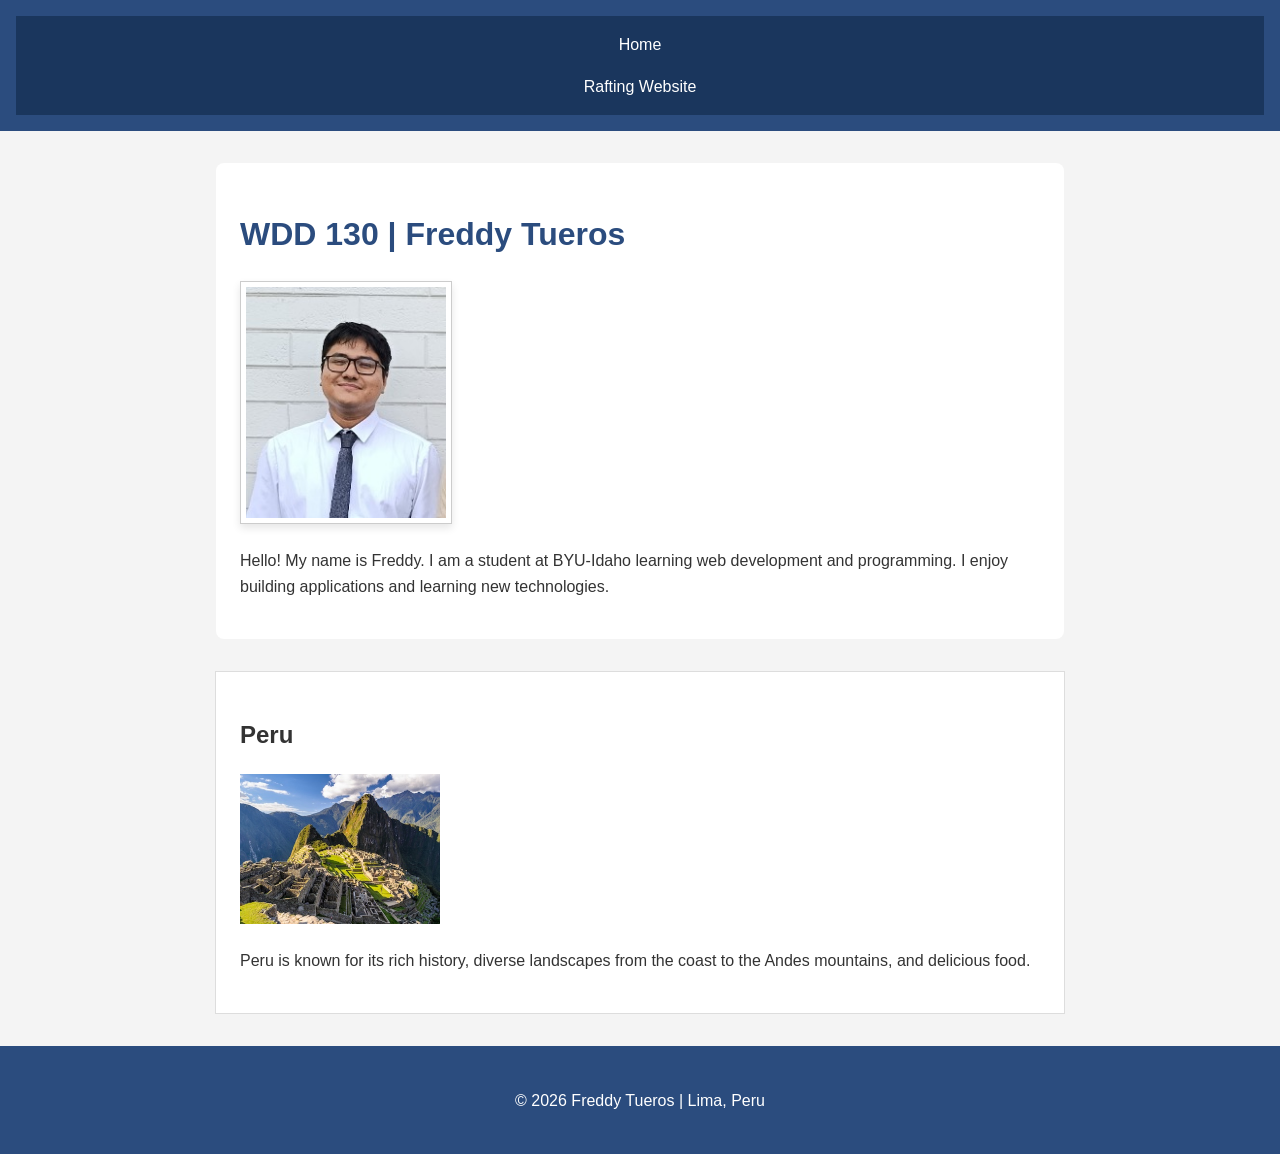
<file: index.html>
<!DOCTYPE html>
<html lang="en">

<head>
    <meta charset="UTF-8">
    <meta name="viewport" content="width=device-width, initial-scale=1.0">
    <meta name="description"
      content="WDD 130 home page enhancement project by Freddy Tueros featuring personal background and course information.">
    <meta name="author" content="Freddy Tueros">
    <title>WDD 130 | Freddy Tueros</title>
    <link rel="stylesheet" href="styles/styles.css">
</head>

<body>
    <header>
        <nav>
            <a href="#">Home</a>
            <a href="wwr/">Rafting Website</a>
        </nav>
    </header>

    <main>
        <h1>WDD 130 | Freddy Tueros</h1>
        <img src="images/profile.jpg" alt="Freddy Tueros profile picture">
        <p>Hello! My name is Freddy. I am a student at BYU-Idaho learning web development and
            programming. I enjoy building applications and learning new technologies.</p>
    </main>

    <aside>
        <h2>Peru</h2>
        <img src="images/machupichu.jpg" alt="machu picchu landscape in Peru">
        <p>Peru is known for its rich history, diverse landscapes from the coast to the Andes
            mountains, and delicious food.</p>
    </aside>

    <footer>
        <p>&copy; 2026 Freddy Tueros | Lima, Peru</p>
    </footer>
</body>

</html>
</file>
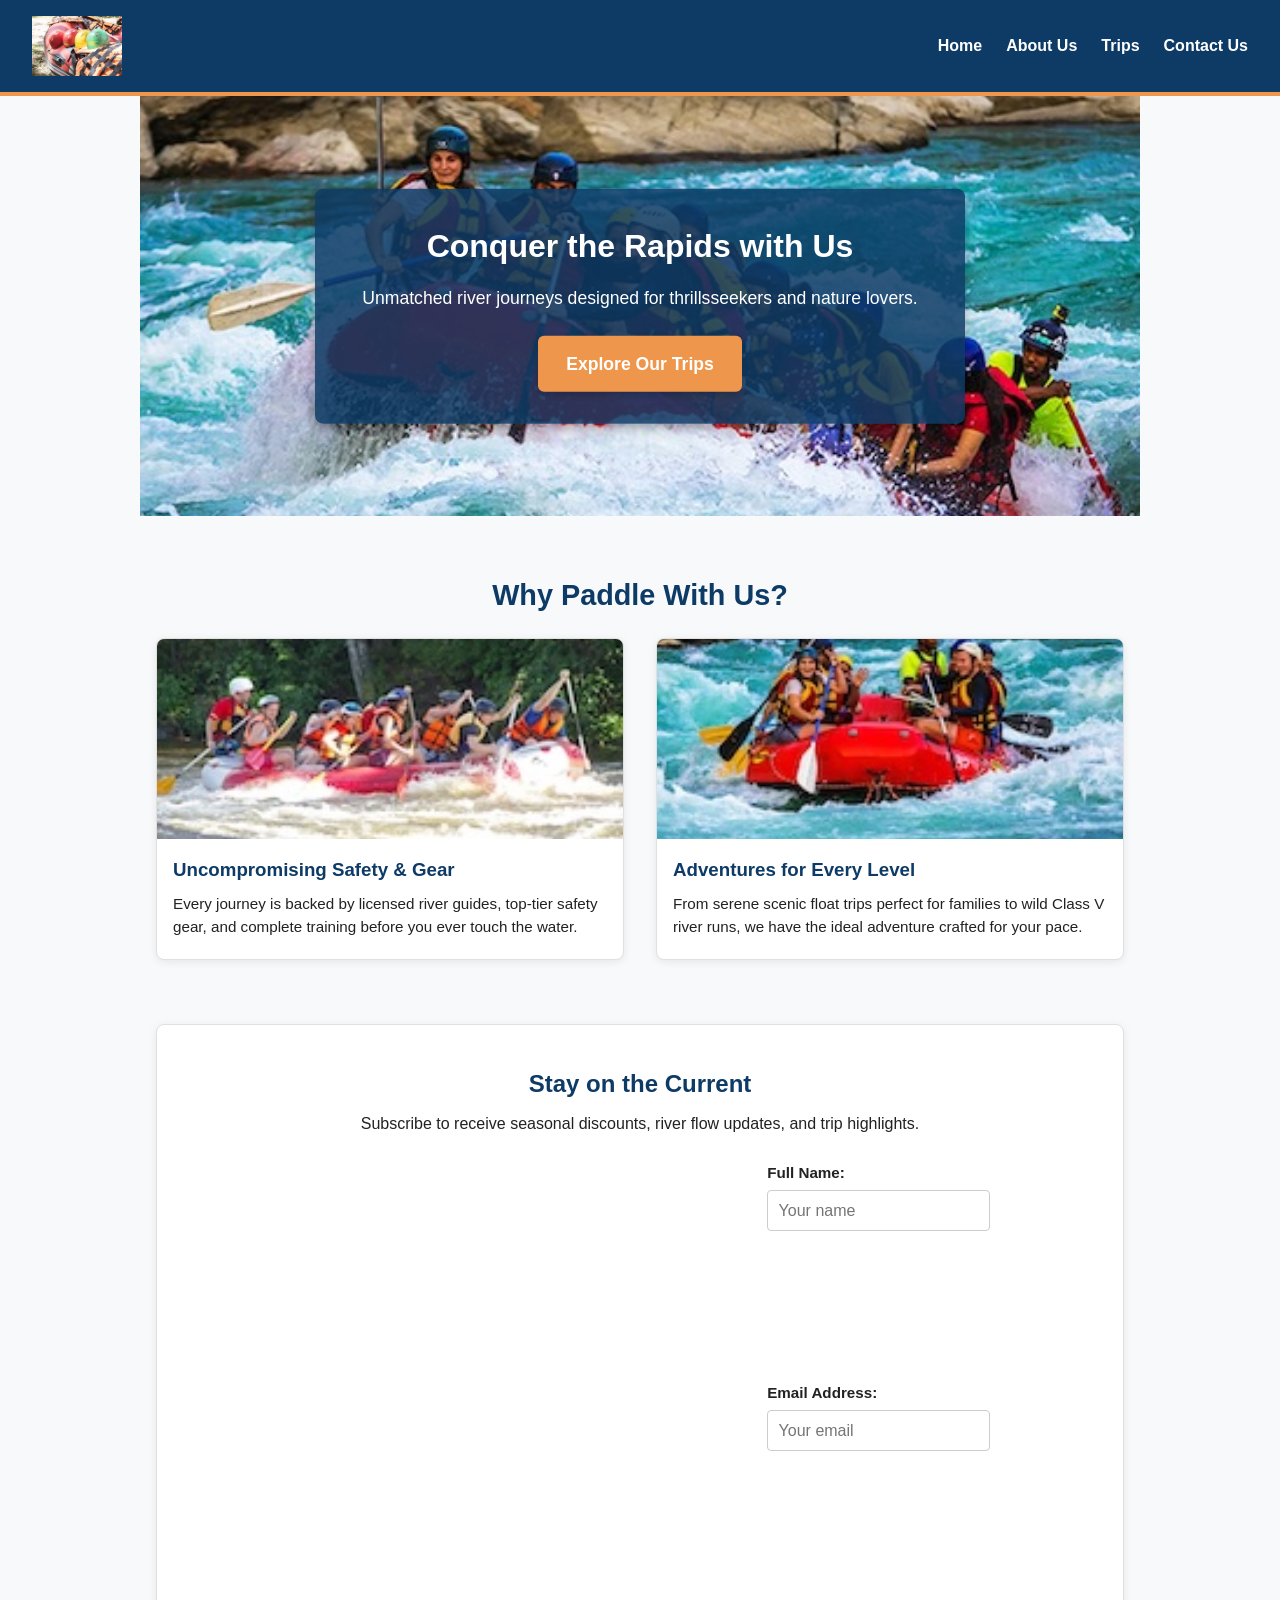
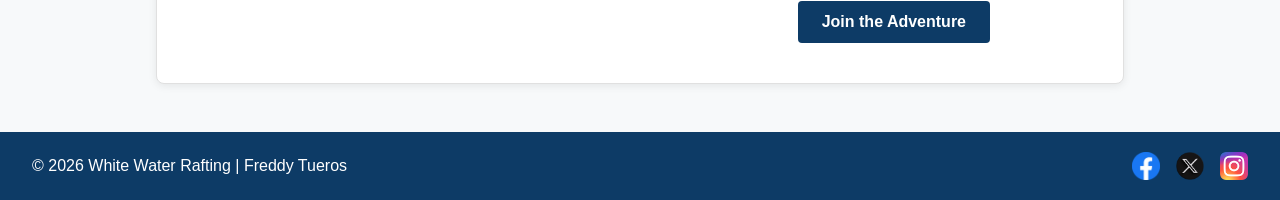
<file: wwr/index.html>
<!DOCTYPE html>
<html lang="en-US">
<head>
  <meta charset="utf-8">
  <meta name="viewport" content="width=device-width, initial-scale=1.0">
  <title>Home | White water Rafting</title>
  <meta name="description" content="Experience thrilling river adventures with White Water Rafting. Explore trips, read offerings, and subscribe to our newsletter.">
  <meta name="author" content="Freddy Tueros">
  <link rel="stylesheet" href="styles/rafting.css">
</head>
<body>
  <header>
    <img src="images/logo.jpg" alt="Rafting Company Logo" class="logo">
    <nav>
      <a href="index.html">Home</a>
      <a href="about.html">About Us</a>
      <a href="trips.html">Trips</a>
      <a href="contact.html">Contact Us</a>
    </nav>
  </header>

  <main>

    <div class="hero-home">
      <img src="images/hero.jpg" alt="Rafting expedition plunging into whitewater waves">
      <div class="hero-content">
        <h1>Conquer the Rapids with Us</h1>
        <p>Unmatched river journeys designed for thrillsseekers and nature lovers.</p>
        <a href="trips.html" class="cta-button">Explore Our Trips</a>
      </div>
    </div>

    <section class="home-grid-section">
      <h2 class="section-title">Why Paddle With Us?</h2>
      <div class="home-grid">
        <article class="grid-card">
          <img src="images/adventure2.jpg" alt="Guide paddling forcefully through rapids">
          <h3>Uncompromising Safety & Gear</h3>
          <p>Every journey is backed by licensed river guides, top-tier safety gear, and complete training before you ever touch the water.</p>
        </article>

        <article class="grid-card">
          <img src="images/adventure3.jpg" alt="Rafting group cheering with paddles raised">
          <h3>Adventures for Every Level</h3>
          <p>From serene scenic float trips perfect for families to wild Class V river runs, we have the ideal adventure crafted for your pace.</p>
        </article>
      </div>
    </section>

    <section class="newsletter-section">
      <h2>Stay on the Current</h2>
      <p>Subscribe to receive seasonal discounts, river flow updates, and trip highlights.</p>
      <form action="#" method="post" class="newsletter-form">
        <div class="form-group">
          <label for="subscriber-name">Full Name:</label>
          <input type="text" id="subscriber-name" name="subscriber-name" placeholder="Your name" required>
        </div>

        <div class="form-group">
          <label for="subscriber-email">Email Address:</label>
          <input type="email" id="subscriber-email" name="subscriber-email" placeholder="Your email" required>
        </div>

        <button type="submit" class="newsletter-btn">Join the Adventure</button>
      </form>
    </section>
  </main>

  <footer>
    <p>© 2026 White Water Rafting | Freddy Tueros</p>
    <nav class="socialmedia">
      <a href="https://facebook.com" target="_blank"><img src="images/facebook.png" alt="Facebook icon"></a>
      <a href="https://twitter.com" target="_blank"><img src="images/twitter.png" alt="Twitter icon"></a>
      <a href="https://instagram.com" target="_blank"><img src="images/instagram.png" alt="Instagram icon"></a>
    </nav>
  </footer>
</body>
</html>
</file>
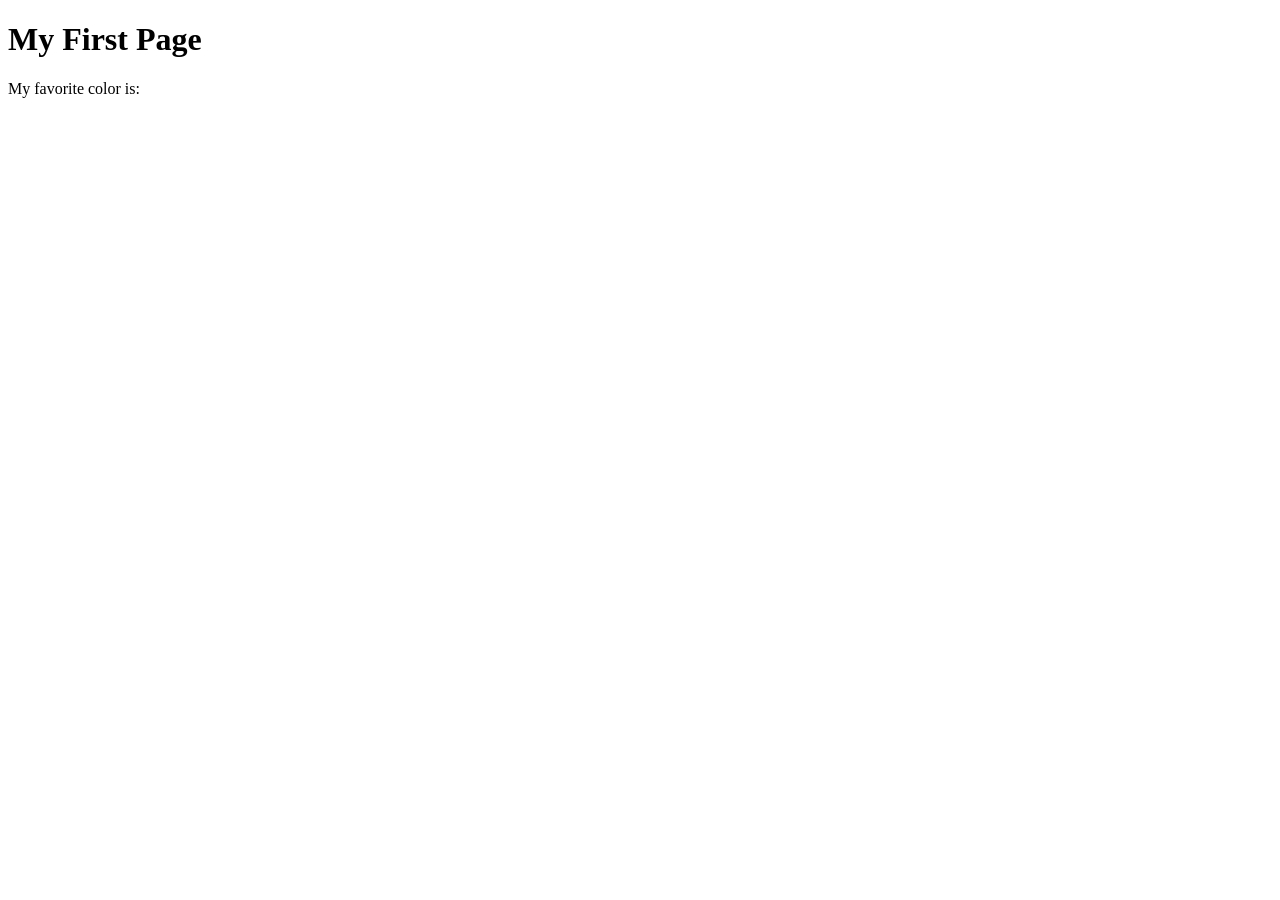
<file: week01/first-page.html>
<!DOCTYPE html>
<html lang="en">
<head>
    <meta charset="UTF-8">
    <meta name="viewport" content="width=device-width, initial-scale=1.0">
    <title>My First Page</title>
</head>
<body>
    <h1>My First Page</h1>
    <p>My favorite color is: </p>
</body>
</html>
</file>
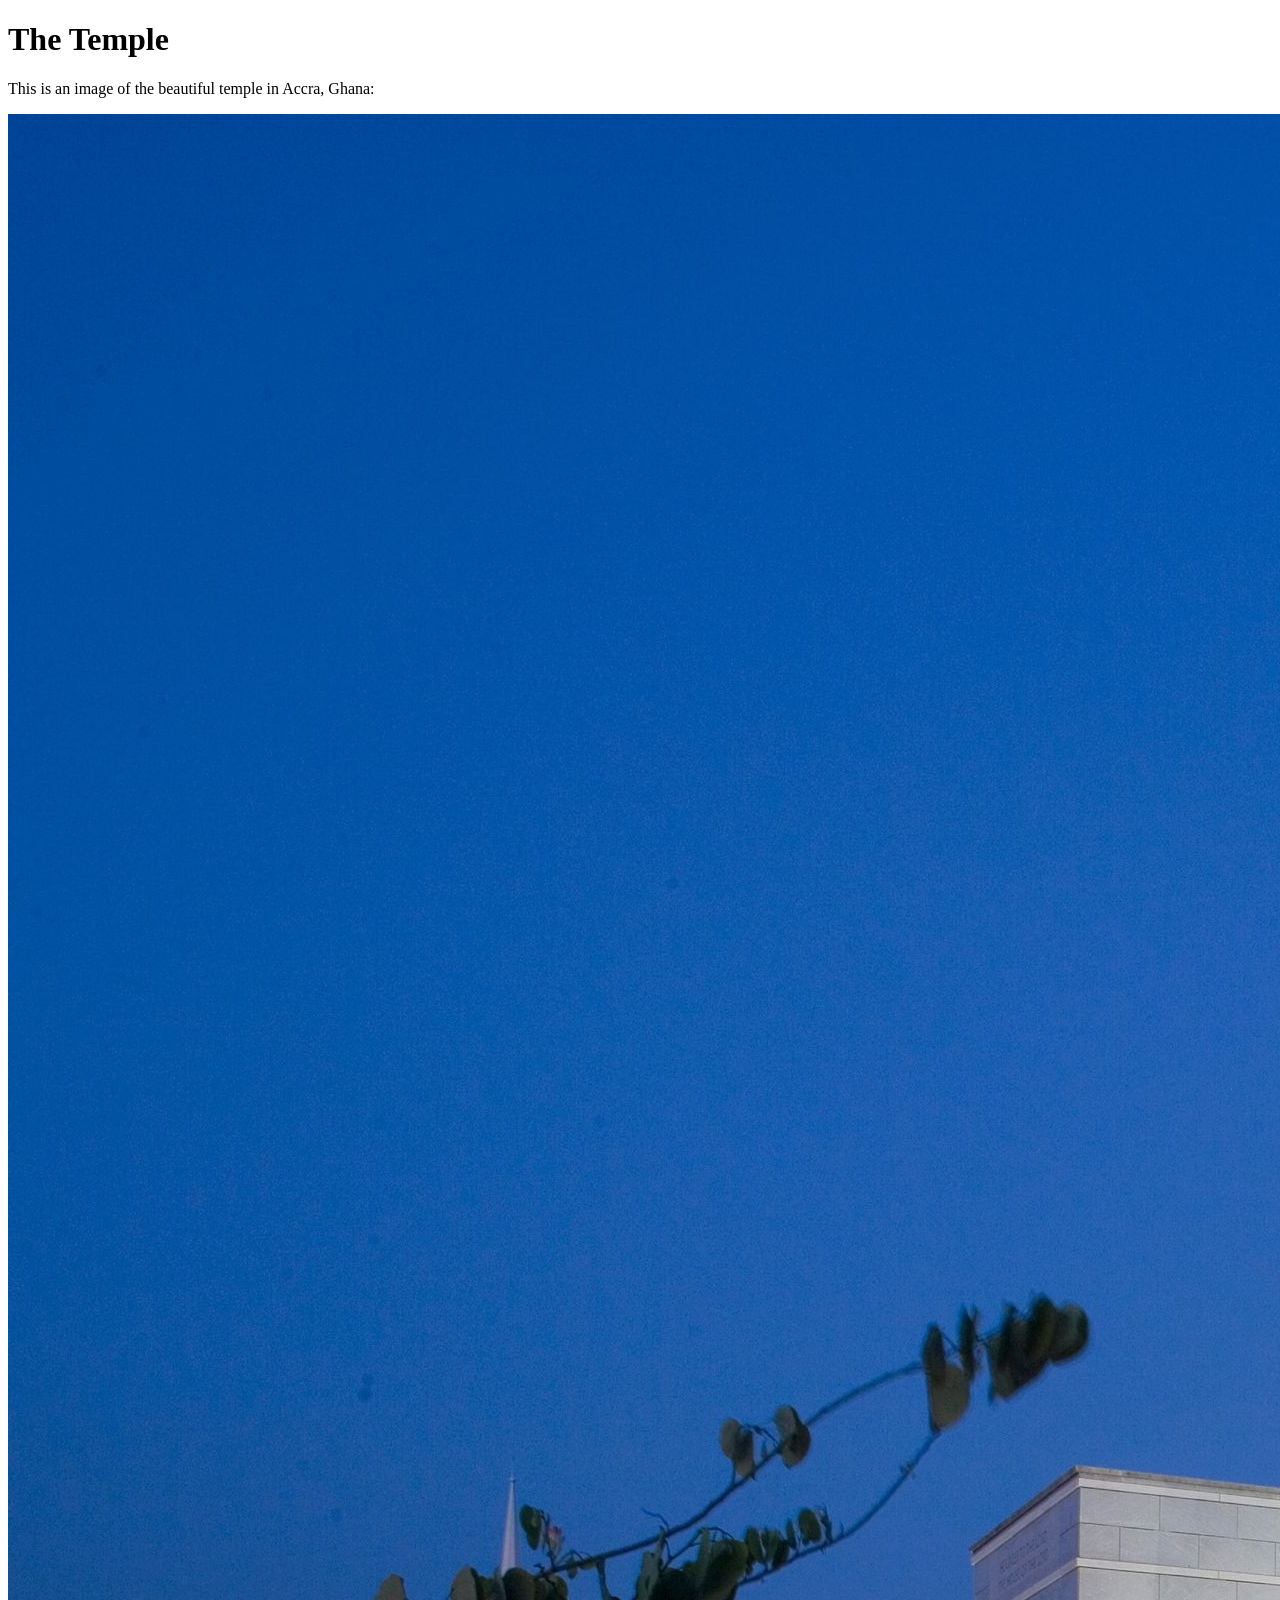
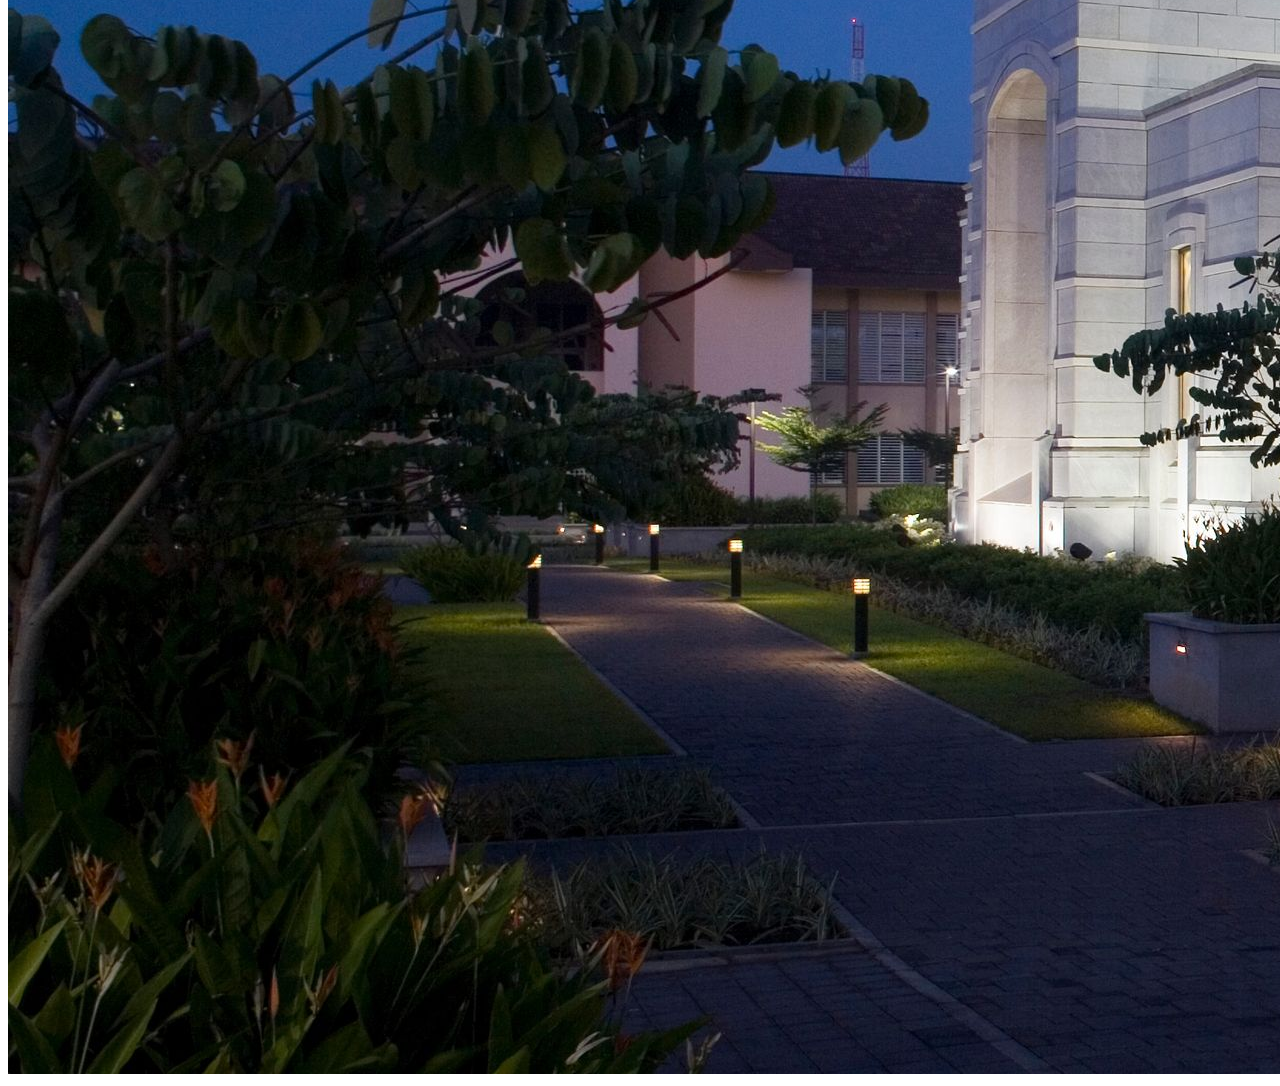
<file: week01/images.html>
<!DOCTYPE html>
<html lang="en">
<head>
    <meta charset="UTF-8">
    <meta name="viewport" content="width=device-width, initial-scale=1.0">
    <title>Temple Image</title>
</head>
<body>
    <h1>The Temple</h1>
    <p>This is an image of the beautiful temple in Accra, Ghana:</p>
    <img src="images/temple-large.jpeg" alt="The Accra Ghana Temple">
    
</body>
</html>
</file>
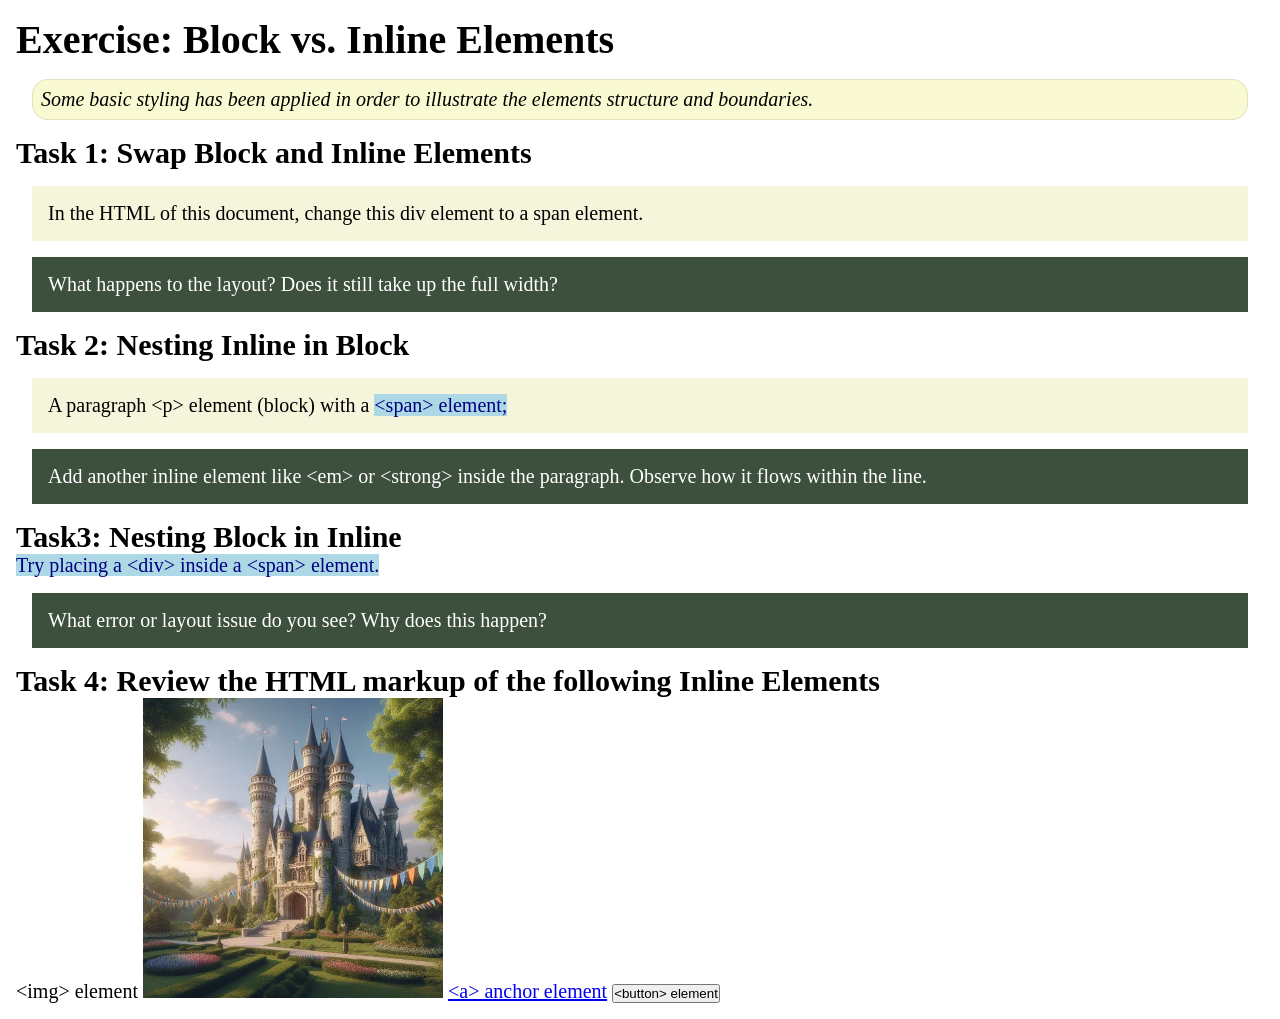
<file: week02/block-vs-inline.html>
<!DOCTYPE html>
<html lang="en">

<head>
    <meta charset="UTF-8">
    <meta name="viewport" content="width=device-width, initial-scale=1.0">
    <title>Exercise: Block vs. Inline Elements</title>
    <link rel="stylesheet" href="styles/block-vs-inline.css">
</head>

<body>
    <main>
        <h1>Exercise: Block vs. Inline Elements</h1>
        <p class="note">Some basic styling has been applied in order to illustrate the elements structure and
            boundaries.</p>

        <h2>Task 1: Swap Block and Inline Elements</h2>
        <div>In the HTML of this document, change this div element to a span element.</div>

        <p class="question">What happens to the layout? Does it still take up the full width?</p>

        <h2>Task 2: Nesting Inline in Block</h2>
        <p>A paragraph &lt;p&gt; element (block) with a <span>&lt;span&gt; element;</span></p>
        <p class="question">Add another inline element like &lt;em&gt; or &lt;strong&gt; inside the paragraph. Observe
            how it flows within the line.</p>

        <h2>Task3: Nesting Block in Inline</h2>
        <span>Try placing a &lt;div&gt; inside a &lt;span&gt; element.</span>
            <p class="question">What error or layout issue do you see? Why does this happen?</p>


            <h2>Task 4: Review the HTML markup of the following Inline Elements</h2>
        &lt;img&gt; element
        <img src="images/castle.webp" alt="placeholder image (images are inline)" width="300" height="300">
        <a href="https://churchofjesuschrist.org">&lt;a&gt; anchor element</a>
        <button type="button">&lt;button&gt; element</button>
    </main>
</body>

</html>
</file>
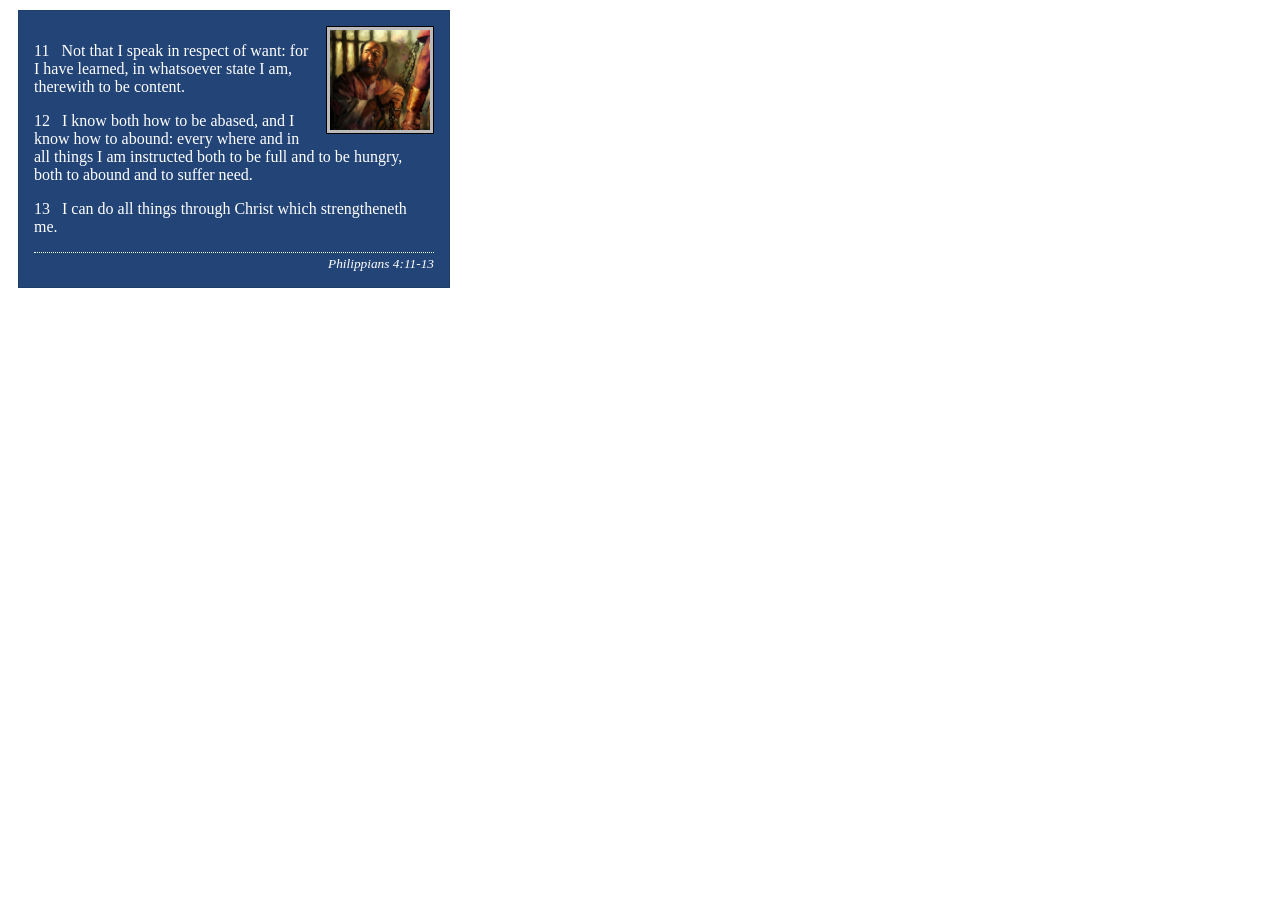
<file: week02/box-model-solution.html>
<!DOCTYPE html>
<html lang="en">
<head>
    <meta charset="UTF-8">
    <meta name="viewport" content="width=device-width, initial-scale=1.0">
    <title>Box Model Activity</title>
    <link rel="stylesheet" href="styles/box-model-solution.css">
</head>
<body>
    <main>
        <div class="callout">
            <img src="images/apostle-paul-imprisoned.webp" alt="Paul the Apostle - Imprisoned in Rome" width="200" height="200">
            <blockquote>
                <p>11 &nbsp; Not that I speak in respect of want: for I have learned, in whatsoever state I am, therewith to be content.</p>
                <p>12 &nbsp; I know both how to be abased, and I know how to abound: every where and in all things I am instructed both to be full and to be hungry, both to abound and to suffer need.</p>
                <p>13 &nbsp; I can do all things through Christ which strengtheneth me.</p>
            </blockquote>
            <cite>Philippians 4:11-13</cite>
        </div>
    </main>
</body>
</html>
</file>
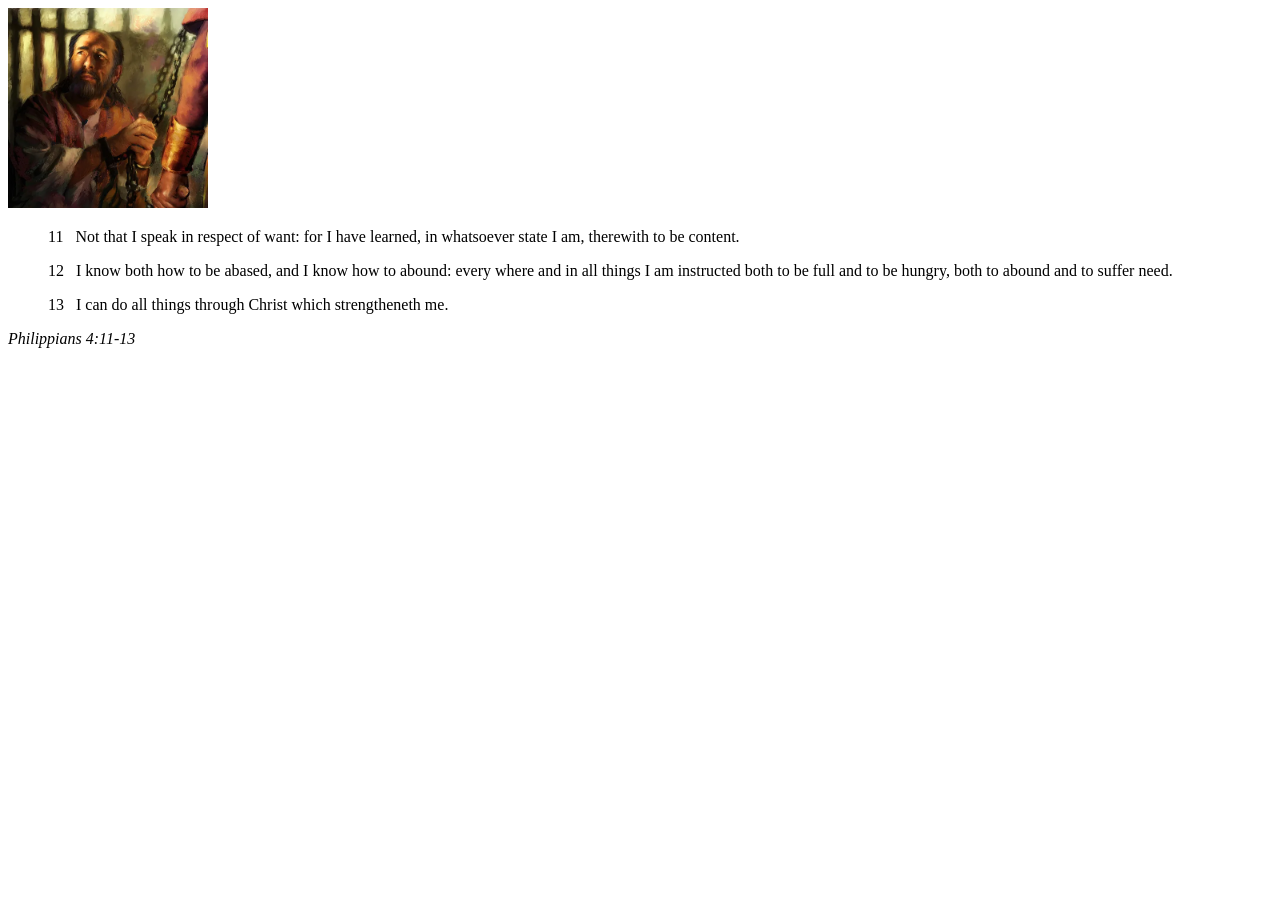
<file: week02/box-model.html>
<!DOCTYPE html>
<html lang="en">
<head>
    <meta charset="UTF-8">
    <meta name="viewport" content="width=device-width, initial-scale=1.0">
    <title>Box Model Activity</title>
</head>
<body>
    <main>
        <div class="callout">
            <img src="images/apostle-paul-imprisoned.webp" alt="Paul the Apostle - Imprisoned in Rome" width="200" height="200">
            <blockquote>
                <p>11 &nbsp; Not that I speak in respect of want: for I have learned, in whatsoever state I am, therewith to be content.</p>
                <p>12 &nbsp; I know both how to be abased, and I know how to abound: every where and in all things I am instructed both to be full and to be hungry, both to abound and to suffer need.</p>
                <p>13 &nbsp; I can do all things through Christ which strengtheneth me.</p>
            </blockquote>
            <cite>Philippians 4:11-13</cite>
        </div>
    </main>
</body>
</html>
</file>
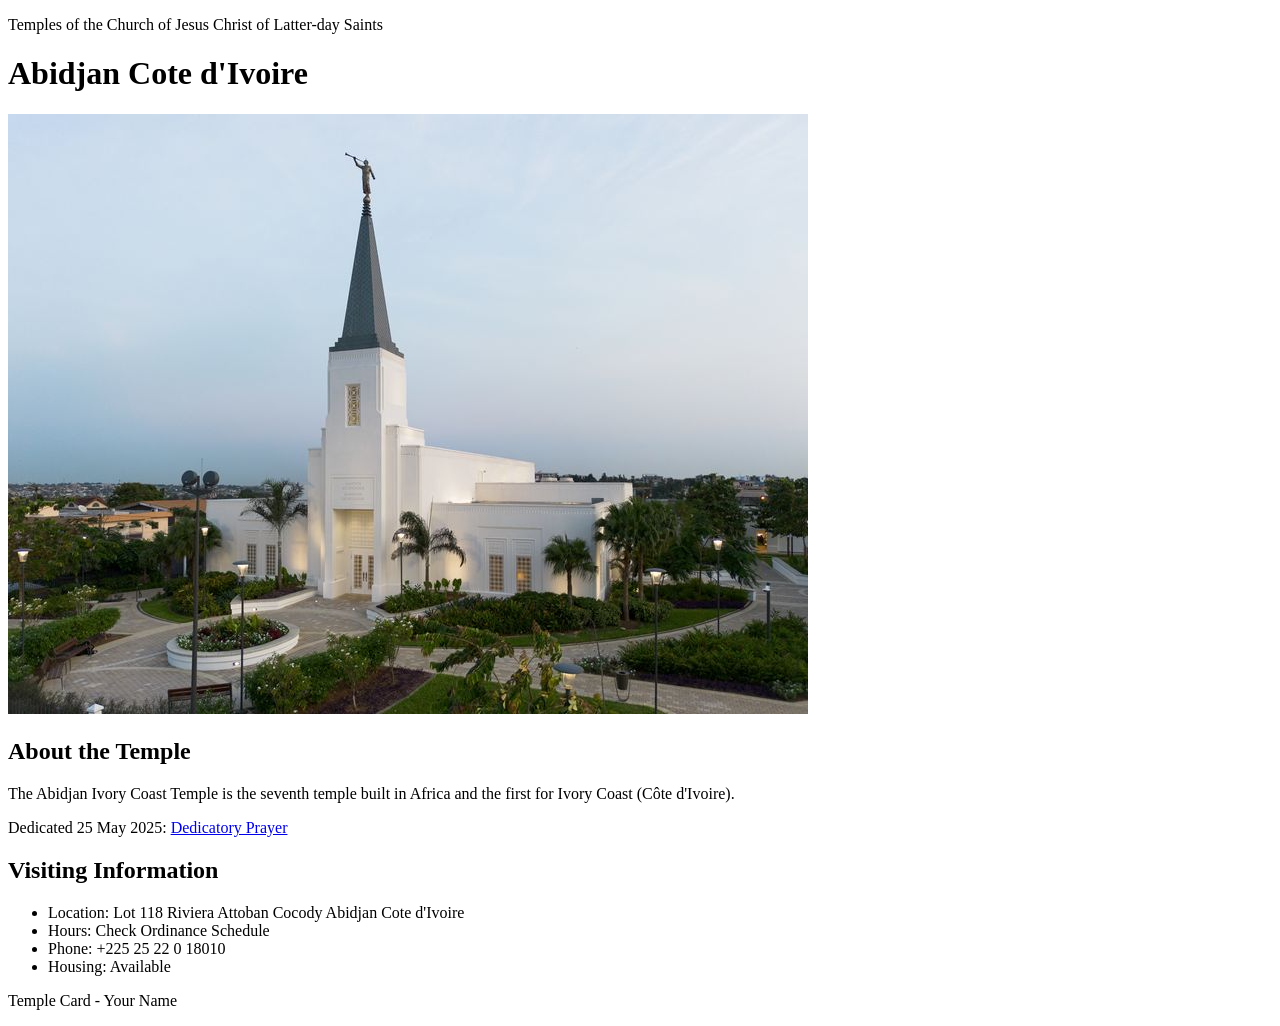
<file: week02/temple.html>
<!DOCTYPE html>
<html lang="en">

<head>
    <meta charset="UTF-8">
    <meta name="viewport" content="width=device-width, initial-scale=1.0">
    <title>Temple Card - Abidjan Cote d'Ivoire</title>
</head>

<body>
    <header>
        <p>Temples of the Church of Jesus Christ of Latter-day Saints</p>
    </header>
    <main>
        <h1>Abidjan Cote d'Ivoire</h1>
        <picture>
            <img src="images/abidjan-ivory-coast.jpeg" alt="Abidjan Cote d'Ivoire Temple">
        </picture>
        <section>
            <h2>About the Temple</h2>
            <p>The Abidjan Ivory Coast Temple is the seventh temple built in Africa and the first for Ivory Coast (Côte
                d'Ivoire).</p>
            <p>Dedicated 25 May 2025: <a
                    href="https://www.churchofjesuschrist.org/temples/dedicatory-prayer/abidjan-ivory-coast-temple/2025-05-25?lang=eng"
                    target="_blank" rel="noopener noreferrer">Dedicatory Prayer</a></p>
        </section>
        <section>
            <h2>Visiting Information</h2>
            <ul>
                <li>Location: Lot 118 Riviera Attoban Cocody Abidjan Cote d'Ivoire</li>
                <li>Hours: Check Ordinance Schedule</li>
                <li>Phone: +225 25 22 0 18010</li>
                <li>Housing: Available</li>
            </ul>
        </section>
    </main>
    <footer>
        <p>Temple Card - Your Name</p>
    </footer>
</body>

</html>
</file>
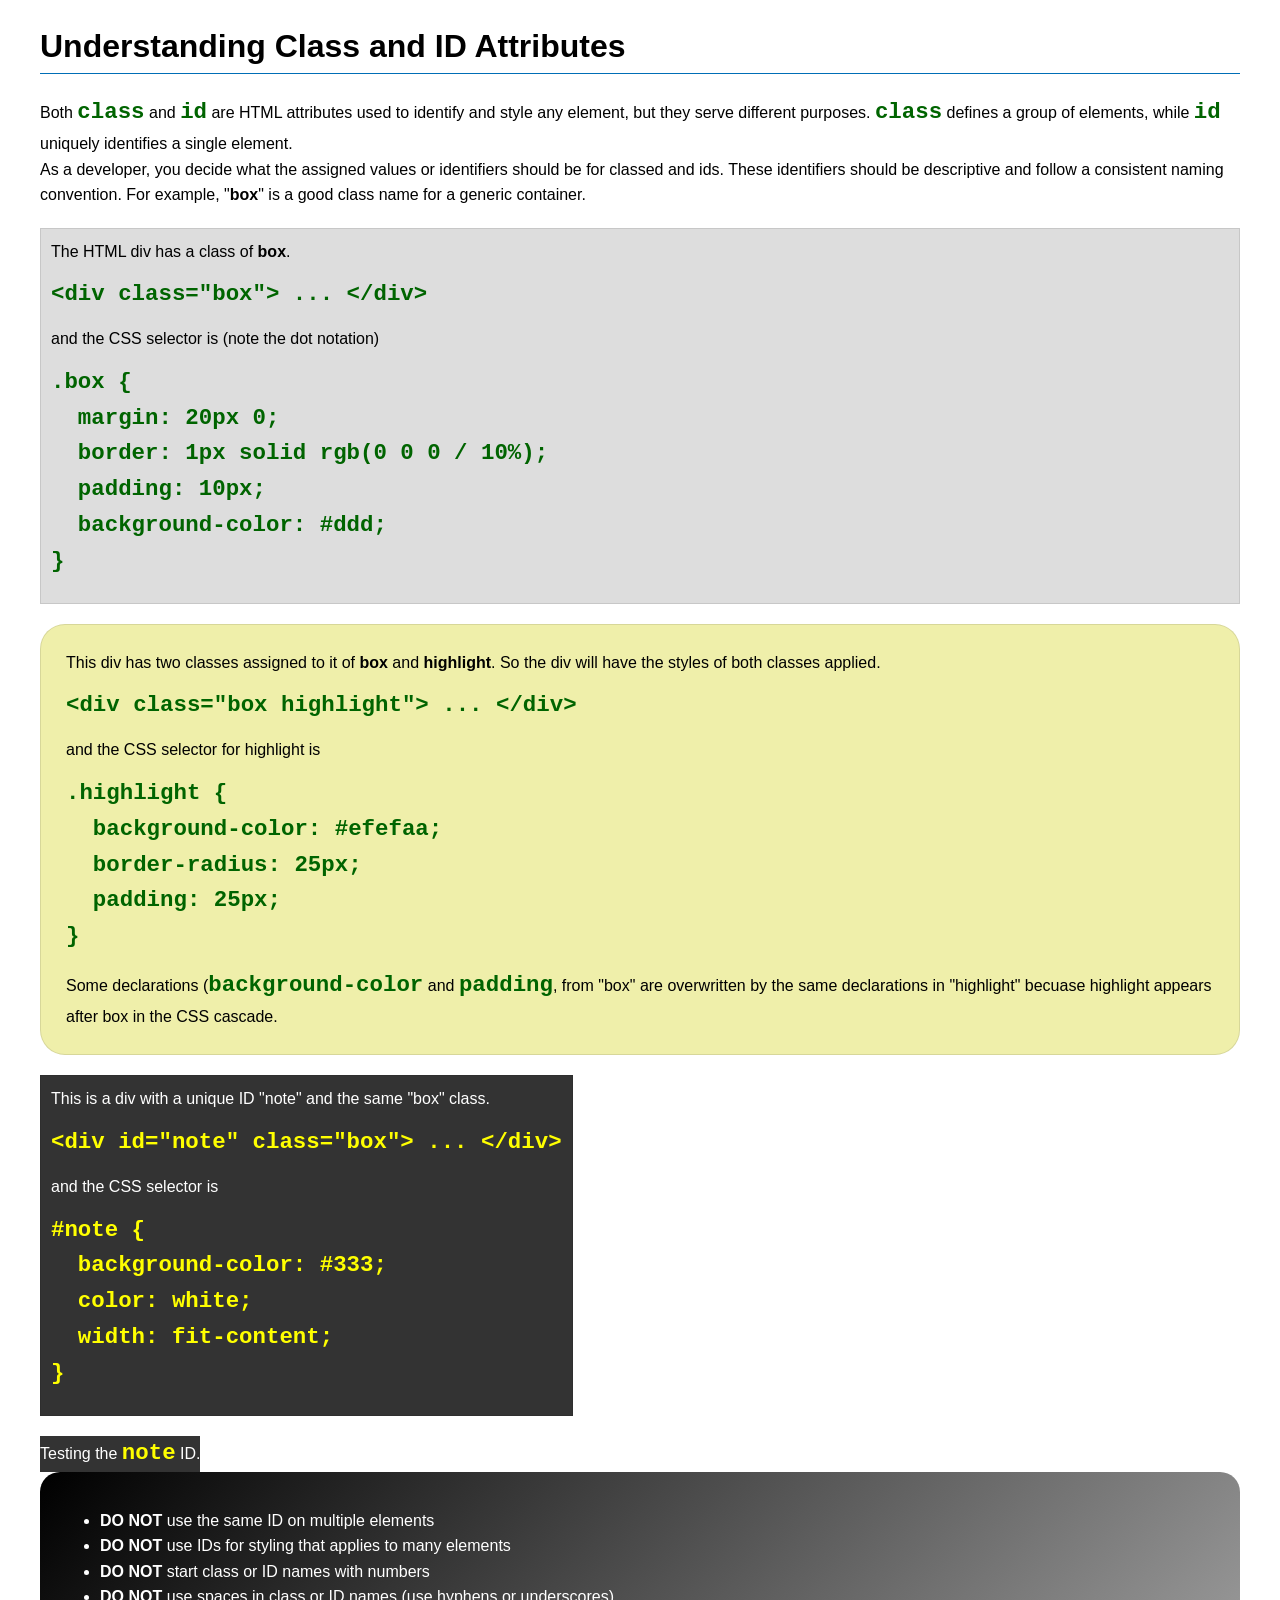
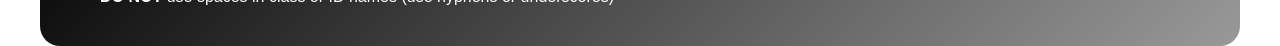
<file: week03/class-and-id.html>
<!DOCTYPE html>
<html lang="en">

<head>
    <meta charset="UTF-8">
    <meta name="viewport" content="width=device-width, initial-scale=1.0">
    <title>Class vs ID Attributes</title>
    <link rel="stylesheet" href="styles/class-and-id.css">
</head>

<body>
    <h1>Understanding Class and ID Attributes</h1>
    <p>Both <code>class</code> and <code>id</code> are HTML attributes used to identify and style any element, but they
        serve different purposes. <code>class</code> defines a group of elements, while <code>id</code> uniquely
        identifies a single element.</p>
    <p>As a developer, you decide what the assigned values or identifiers should be for classed and ids. These
        identifiers should be
        descriptive and follow a consistent naming convention. For example, "<strong>box</strong>" is a good class name
        for a generic container.</p>
    <div class="box">
        <p>The HTML div has a class of <strong>box</strong>.</p>
        <pre><code class="html">&lt;div class="box"&gt; ... &lt;/div&gt;</code></pre>
        and the CSS selector is (note the dot notation)
        <pre><code class="css">.box {
  margin: 20px 0;
  border: 1px solid rgb(0 0 0 / 10%);
  padding: 10px;
  background-color: #ddd; 
}</code></pre>
    </div>

    <div class="box highlight">
        <p>This div has two classes assigned to it of <strong>box</strong> and <strong>highlight</strong>. So the div
            will have the styles of both classes applied.</p>
        <pre><code class="html">&lt;div class="box highlight"&gt; ... &lt;/div&gt;</code></pre>
        and the CSS selector for highlight is
        <pre><code class="css">.highlight {
  background-color: #efefaa;
  border-radius: 25px;
  padding: 25px;
}</code></pre>
<p>Some declarations (<code>background-color</code> and <code>padding</code>, from "box" are overwritten by the same declarations in "highlight" becuase highlight appears after box in the CSS cascade.</p>
    </div>

    <div id="note" class="box">
        <p>This is a div with a unique ID "note" and the same "box" class.</p>
        <pre><code class="html">&lt;div id="note" class="box"&gt; ... &lt;/div&gt;</code></pre>
        and the CSS selector is
        <pre><code class="css">#note {
  background-color: #333;
  color: white;
  width: fit-content;
}</code></pre>
    </div>

    <div id="note">
        <p>Testing the <code>note</code> ID.</p>
    </div>

    <section id="best-practice">
        <ul>
            <li><strong>DO NOT</strong> use the same ID on multiple elements</li>
            <li><strong>DO NOT</strong> use IDs for styling that applies to many elements</li>
            <li><strong>DO NOT</strong> start class or ID names with numbers</li>
            <li><strong>DO NOT</strong> use spaces in class or ID names (use hyphens or underscores)</li>
        </ul>
    </section>




</body>

</html>
</file>
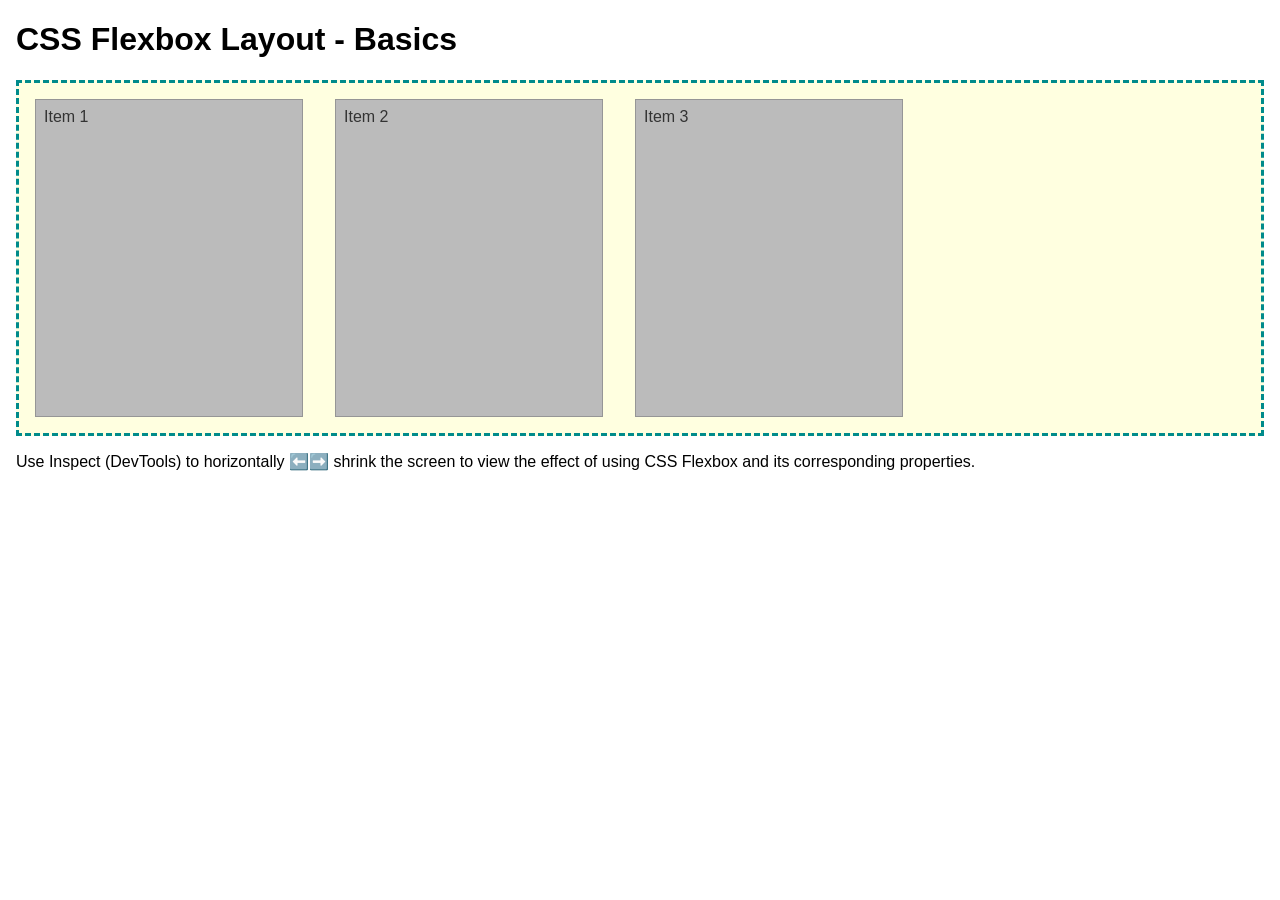
<file: week04/flexbox-layout.html>
<!DOCTYPE html>
<html lang="en">
<head>
    <meta charset="UTF-8">
    <meta name="viewport" content="width=device-width, initial-scale=1.0">
    <title>CSS Flexbox Layout - Basics</title>
    <link rel="stylesheet" href="styles/flexbox.css">
</head>
<body>
    <main>
        <h1>CSS Flexbox Layout - Basics</h1>
        <div class="flex-container">
            <div class="flex-item item1">Item 1</div>
            <div class="flex-item item2">Item 2</div>
            <div class="flex-item item3">Item 3</div>
        </div>
        <p>Use Inspect (DevTools) to horizontally ⬅️➡️ shrink the screen to view the effect of using CSS Flexbox and its corresponding properties.</p>
    </main>
</body>
</html>
</file>
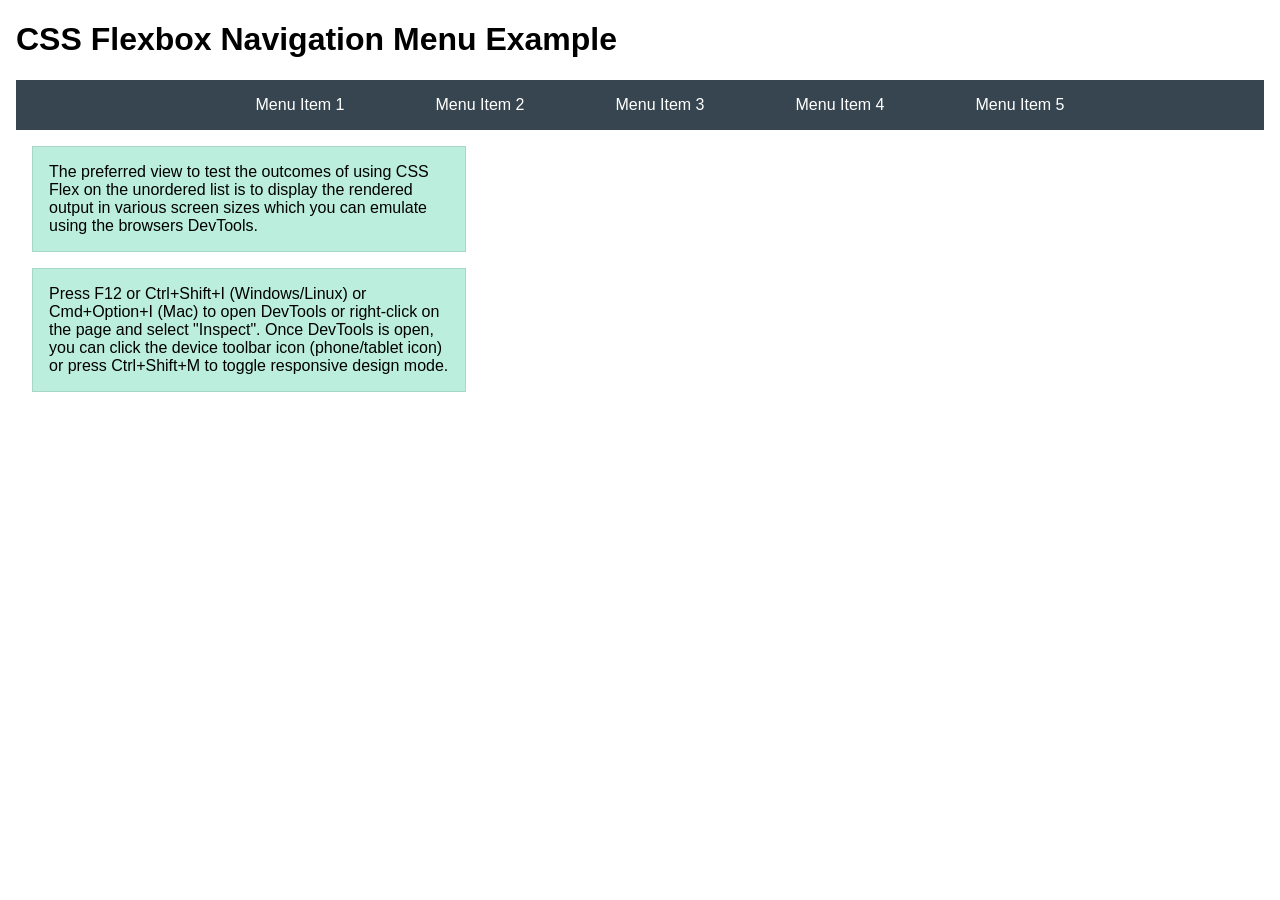
<file: week04/flexbox-menu.html>
<!DOCTYPE html>
<html lang="en">
<head>
    <meta charset="UTF-8">
    <meta name="viewport" content="width=device-width, initial-scale=1.0">
    <title>CSS Flexbox - Navigation Menu</title>
    <link rel="stylesheet" href="styles/flexbox-menu.css">
</head>
<body>
    <main>
        <h1>CSS Flexbox Navigation Menu Example</h1>
        <nav>
            <ul>
                <li><a href="#">Menu Item 1</a></li>
                <li><a href="#">Menu Item 2</a></li>
                <li><a href="#">Menu Item 3</a></li>
                <li><a href="#">Menu Item 4</a></li>
                <li><a href="#">Menu Item 5</a></li>
            </ul>
        </nav>
        <p>The preferred view to test the outcomes of using CSS Flex on the unordered list is to display the rendered output in various screen sizes which you can emulate using the browsers DevTools.</p>

        <p>Press F12 or Ctrl+Shift+I (Windows/Linux) or Cmd+Option+I (Mac) to open DevTools or right-click on the page and select "Inspect". Once DevTools is open, you can click the device toolbar icon (phone/tablet icon) or press Ctrl+Shift+M to toggle responsive design mode.</p>

                      
        
    </main>
</body>
</html>
</file>
<file: styles/styles.css>
body {
    font-family: Arial, Helvetica, sans-serif;
    margin: 0;
    padding: 0;
    background-color: #f4f4f4;
    color: #333333;
    line-height: 1.6;
}

header {
    background-color: #2b4c7e;
    padding: 1rem;
    text-align: center;
}

nav {
    background-color: #1a365d;
    padding: 0.5rem;
}

nav a {
    color: #ffffff;
    padding: 0.5rem 1rem;
    display: block;
    text-decoration: none;
}

nav a:hover {
    text-decoration: underline;
}

main {
    max-width: 800px;
    margin: 2rem auto;
    padding: 1.5rem;
    background-color: #ffffff;
    border-radius: 8px;
}

h1 {
    color: #2b4c7e;
}

main img {
    width: 200px;
    height: auto;
    border: 1px solid #cccccc;
    padding: 5px;
    box-shadow: 0 4px 8px rgba(0, 0, 0, 0.1);
}

p {
    padding: 0;
}

aside {
    width: 800px;
    margin: 1.5rem auto;
    border: 1px solid #dddddd;
    padding: 1.5rem;
    background-color: #ffffff;
    color: #333333;
}

aside img {
    width: 200px;
    height: auto;
}

footer {
    margin-top: 2rem;
    border-top: 2px solid #2b4c7e;
    text-align: center;
    padding: 1.5rem;
    background-color: #2b4c7e;
    color: #ffffff;
}
</file>
<file: wwr/styles/rafting.css>
:root {
  --primary-color: #0d3b66;
  --secondary-color: #f4d35e;
  --accent-color: #ee964b;
  --text-dark: #222222;
  --bg-light: #f7f9fa;
}

* {
  margin: 0;
  padding: 0;
  box-sizing: border-box;
}

body {
  font-family: Arial, sans-serif;
  color: var(--text-dark);
  background-color: var(--bg-light);
  line-height: 1.6;
}

header {
  display: grid;
  grid-template-columns: 150px 1fr;
  align-items: center;
  padding: 1rem 2rem;
  background-color: var(--primary-color);
  border-bottom: 4px solid var(--accent-color);
}

header .logo {
  height: 60px;
  width: auto;
  display: block;
}

header nav {
  display: flex;
  justify-content: flex-end;
  align-items: center;
  gap: 1.5rem;
}

header nav a {
  color: #ffffff;
  text-decoration: none;
  font-weight: bold;
  transition: color 0.2s ease;
}

header nav a:hover {
  color: var(--secondary-color);
}

main {
  max-width: 1000px;
  margin: 0 auto;
}

.hero {
  position: relative;
  text-align: center;
}

.hero > img {
  width: 100%;
  height: auto;
  max-height: 400px;
  object-fit: cover;
  display: block;
}

.hero h1 {
  position: absolute;
  top: 15%;
  width: 100%;
  color: #ffffff;
  background-color: rgba(13, 59, 102, 0.75);
  padding: 0.75rem 0;
  margin: 0;
}

.hero article {
  position: absolute;
  bottom: 5%;
  left: 50%;
  transform: translateX(-50%);
  width: 80%;
  max-width: 600px;
  background-color: rgba(255, 255, 255, 0.95);
  padding: 1rem;
  border-radius: 8px;
  box-shadow: 0 2px 8px rgba(0, 0, 0, 0.15);
}

.hero article img {
  float: right;
  width: 100px;
  height: auto;
  margin-left: 1rem;
  border-radius: 4px;
}

.hero article p {
  text-align: left;
}

.history {
  padding: 2.5rem 1rem;
}

.history h2 {
  color: var(--primary-color);
  text-align: center;
  margin-bottom: 1.5rem;
}

.history-content {
  display: grid;
  grid-template-columns: 1fr auto 1fr;
  gap: 1.5rem;
  align-items: center;
}

.history-content img {
  max-width: 220px;
  height: auto;
  border-radius: 6px;
  box-shadow: 0 2px 6px rgba(0, 0, 0, 0.15);
}

.adventure {
  padding: 1rem 1rem 3rem 1rem;
}

.adventure h2 {
  color: var(--primary-color);
  text-align: center;
  margin-bottom: 1.5rem;
}

.gallery {
  display: flex;
  justify-content: space-between;
  gap: 0.75rem;
  flex-wrap: nowrap;
}

.gallery figure {
  flex: 1;
  margin: 0;
  text-align: center;
  background-color: #ffffff;
  border: 1px solid #e0e0e0;
  border-radius: 6px;
  overflow: hidden;
}

.gallery img {
  width: 100%;
  height: 120px;
  object-fit: cover;
  display: block;
}

.gallery figcaption {
  padding: 0.5rem 0.25rem;
  font-size: 0.85rem;
  font-weight: bold;
  color: var(--text-dark);
}

footer {
  display: flex;
  justify-content: space-between;
  align-items: center;
  padding: 1.25rem 2rem;
  background-color: var(--primary-color);
  color: #ffffff;
  margin-top: 2rem;
}

.socialmedia {
  display: flex;
  gap: 1rem;
  align-items: center;
}

.socialmedia img {
  width: 28px;
  height: 28px;
  display: block;
  transition: transform 0.2s ease;
}

.socialmedia img:hover {
  transform: scale(1.15);
}

/* ==========================================
   CONTACT US PAGE STYLES (W05)
   ========================================== */

.page-title {
  color: var(--primary-color);
  text-align: center;
  margin: 2rem 0 1rem 0;
}

.company-info {
  display: grid;
  grid-template-columns: 1fr 1fr;
  gap: 2rem;
  padding: 1.5rem 1rem;
  align-items: center;
}

.contact-details h2 {
  color: var(--primary-color);
  margin-bottom: 1rem;
}

.contact-details p {
  margin-bottom: 0.75rem;
  font-size: 1.05rem;
}

.map-container iframe {
  border-radius: 8px;
  box-shadow: 0 2px 8px rgba(0, 0, 0, 0.15);
}

.employees {
  padding: 2rem 1rem;
  text-align: center;
}

.employees h2 {
  color: var(--primary-color);
  margin-bottom: 1.5rem;
}

.employee-grid {
  display: flex;
  justify-content: space-between;
  gap: 1.5rem;
}

.employee-grid figure {
  flex: 1;
  background-color: #ffffff;
  border: 1px solid #e0e0e0;
  border-radius: 8px;
  padding: 0.75rem;
  box-shadow: 0 2px 6px rgba(0, 0, 0, 0.08);
}

.employee-grid img {
  width: 100%;
  height: 200px;
  object-fit: cover;
  border-radius: 6px;
  display: block;
}

.employee-grid figcaption {
  margin-top: 0.75rem;
  font-weight: bold;
  color: var(--primary-color);
}

.employee-grid figcaption span {
  font-size: 0.9rem;
  font-weight: normal;
  color: var(--text-dark);
}

.contact-form-section {
  background-color: #ffffff;
  border: 1px solid #e0e0e0;
  border-radius: 8px;
  padding: 2rem;
  margin: 2rem 1rem 3rem 1rem;
  box-shadow: 0 2px 8px rgba(0, 0, 0, 0.1);
}

.contact-form-section h2 {
  color: var(--primary-color);
  text-align: center;
  margin-bottom: 1.5rem;
}

form {
  max-width: 600px;
  margin: 0 auto;
  display: flex;
  flex-direction: column;
  gap: 1.25rem;
}

.form-item {
  display: flex;
  flex-direction: column;
  gap: 0.4rem;
}

.form-item label {
  font-weight: bold;
  color: var(--text-dark);
}

.form-item input,
.form-item select,
.form-item textarea {
  padding: 0.65rem;
  border: 1px solid #cccccc;
  border-radius: 4px;
  font-family: Arial, sans-serif;
  font-size: 1rem;
}

.form-item input:focus,
.form-item select:focus,
.form-item textarea:focus {
  outline: none;
  border-color: var(--accent-color);
  box-shadow: 0 0 4px rgba(238, 150, 75, 0.5);
}

.form-checkbox {
  display: flex;
  align-items: center;
  gap: 0.5rem;
}

.form-checkbox label {
  font-size: 0.95rem;
  cursor: pointer;
}

.submit-btn {
  background-color: var(--primary-color);
  color: #ffffff;
  font-size: 1.1rem;
  font-weight: bold;
  padding: 0.85rem;
  border: none;
  border-radius: 6px;
  cursor: pointer;
  transition: background-color 0.2s ease;
}

.submit-btn:hover {
  background-color: var(--accent-color);
}


.section-title {
  color: var(--primary-color);
  text-align: center;
  margin: 2rem 0 1.25rem 0;
  font-size: 1.8rem;
}

.cta-button {
  display: inline-block;
  background-color: var(--accent-color);
  color: #ffffff;
  padding: 0.85rem 1.75rem;
  font-size: 1.1rem;
  font-weight: bold;
  text-decoration: none;
  border-radius: 6px;
  box-shadow: 0 3px 6px rgba(0, 0, 0, 0.2);
  transition: transform 0.2s ease, background-color 0.2s ease;
}

.cta-button:hover {
  background-color: #d87e35;
  transform: translateY(-2px);
}

.hero-home {
  position: relative;
  text-align: center;
  overflow: hidden;
}

.hero-home > img {
  width: 100%;
  height: 420px;
  object-fit: cover;
  display: block;
}

.hero-content {
  position: absolute;
  top: 50%;
  left: 50%;
  transform: translate(-50%, -50%);
  width: 90%;
  max-width: 650px;
  background-color: rgba(13, 59, 102, 0.85);
  color: #ffffff;
  padding: 2rem;
  border-radius: 8px;
  box-shadow: 0 4px 12px rgba(0, 0, 0, 0.3);
}

.hero-content h1 {
  font-size: 2rem;
  margin-bottom: 0.75rem;
}

.hero-content p {
  font-size: 1.1rem;
  margin-bottom: 1.5rem;
}

.home-grid-section {
  padding: 1.5rem 1rem 3rem 1rem;
}

.home-grid {
  display: grid;
  grid-template-columns: repeat(auto-fit, minmax(280px, 1fr));
  gap: 2rem;
}

.grid-card {
  background-color: #ffffff;
  border: 1px solid #e0e0e0;
  border-radius: 8px;
  overflow: hidden;
  box-shadow: 0 2px 8px rgba(0, 0, 0, 0.08);
  display: flex;
  flex-direction: column;
}

.grid-card img {
  width: 100%;
  height: 200px;
  object-fit: cover;
}

.grid-card h3 {
  color: var(--primary-color);
  padding: 1rem 1rem 0.5rem 1rem;
}

.grid-card p {
  padding: 0 1rem 1.25rem 1rem;
  font-size: 0.95rem;
  line-height: 1.5;
}

.newsletter-section {
  background-color: #ffffff;
  border: 1px solid #e0e0e0;
  border-radius: 8px;
  padding: 2.5rem 1.5rem;
  margin: 1rem 1rem 3rem 1rem;
  text-align: center;
  box-shadow: 0 2px 8px rgba(0, 0, 0, 0.08);
}

.newsletter-section h2 {
  color: var(--primary-color);
  margin-bottom: 0.5rem;
}

.newsletter-section > p {
  margin-bottom: 1.5rem;
  color: var(--text-dark);
}

.newsletter-form {
  display: flex;
  flex-wrap: wrap;
  justify-content: center;
  align-items: flex-end;
  gap: 1.25rem;
  max-width: 700px;
  margin: 0 auto;
}

.form-group {
  display: flex;
  flex-direction: column;
  text-align: left;
  flex: 1 1 200px;
}

.form-group label {
  font-weight: bold;
  margin-bottom: 0.35rem;
  font-size: 0.95rem;
}

.form-group input {
  padding: 0.65rem;
  border: 1px solid #cccccc;
  border-radius: 4px;
  font-size: 1rem;
  font-family: inherit;
}

.form-group input:focus {
  outline: none;
  border-color: var(--accent-color);
}

.newsletter-btn {
  background-color: var(--primary-color);
  color: #ffffff;
  font-weight: bold;
  font-size: 1rem;
  padding: 0.7rem 1.5rem;
  border: none;
  border-radius: 4px;
  cursor: pointer;
  transition: background-color 0.2s ease;
  height: 42px;
}

.newsletter-btn:hover {
  background-color: var(--accent-color);
}

.trips-cta-banner {
  background-color: #ffffff;
  border: 1px solid #e0e0e0;
  border-radius: 8px;
  padding: 2rem;
  margin: 1rem 1rem 2rem 1rem;
  text-align: center;
  box-shadow: 0 2px 6px rgba(0, 0, 0, 0.06);
}

.trips-cta-banner h2 {
  color: var(--primary-color);
  margin-bottom: 0.5rem;
}

.trips-cta-banner p {
  margin-bottom: 1.25rem;
}

.trips-showcase {
  padding: 1rem;
}

.trips-grid {
  display: grid;
  grid-template-columns: repeat(auto-fit, minmax(280px, 1fr));
  gap: 1.75rem;
}

.trip-card {
  background-color: #ffffff;
  border: 1px solid #e0e0e0;
  border-radius: 8px;
  overflow: hidden;
  box-shadow: 0 2px 8px rgba(0, 0, 0, 0.08);
  display: flex;
  flex-direction: column;
}

.trip-card img {
  width: 100%;
  height: 200px;
  object-fit: cover;
}

.trip-info {
  padding: 1.25rem;
  display: flex;
  flex-direction: column;
  flex: 1;
}

.trip-info h3 {
  color: var(--primary-color);
  margin-bottom: 0.75rem;
}

.trip-info p {
  font-size: 0.95rem;
  margin-bottom: 1rem;
  flex: 1;
}

.trip-info ul {
  list-style-type: none;
  padding: 0;
  border-top: 1px solid #eeeeee;
  padding-top: 0.75rem;
  font-size: 0.9rem;
}

.trip-info ul li {
  margin-bottom: 0.35rem;
}

.trips-table-section {
  padding: 1.5rem 1rem 3.5rem 1rem;
}

.table-container {
  overflow-x: auto;
  background-color: #ffffff;
  border-radius: 8px;
  box-shadow: 0 2px 8px rgba(0, 0, 0, 0.08);
}

table {
  width: 100%;
  border-collapse: collapse;
  font-size: 1rem;
  text-align: left;
}

caption {
  font-weight: bold;
  padding: 1rem;
  caption-side: top;
  color: var(--primary-color);
  font-size: 1.1rem;
}

thead th {
  background-color: var(--primary-color);
  color: #ffffff;
  padding: 0.85rem 1rem;
}

tbody th {
  font-weight: bold;
  background-color: #fafafa;
  color: var(--text-dark);
}

tbody td, tbody th {
  padding: 0.85rem 1rem;
  border-bottom: 1px solid #e0e0e0;
}

tbody tr:hover {
  background-color: #f1f5f9;
}
</file>
<file: week02/styles/block-vs-inline.css>
* {
    margin: 0;
    padding: 0;
}

body {
    font-size: 20px;
    margin: 1rem;
}

p,
div {
    background-color: beige;
    margin: 1rem;
    padding: 1rem;
}

span {
    color: navy;
    background-color: lightblue;
}

code {
    margin: 0;
    padding: 0;
    color: green;
    font-size: 1.2rem;
}

.note {
    font-style: italic;
    background-color: lightgoldenrodyellow;
    border-radius: 1rem;
    border: 1px solid rgb(0 0 0 / 10%);
    margin: 1rem;
    padding: .5rem;
}

.question {
    background-color: #3d503d;
    color: #fff;
}
</file>
<file: week02/styles/box-model-solution.css>
.callout {
    max-width: 400px;
    margin: 10px;
    border: 1px solid rgba(0, 0, 0, .1);
    padding: 15px;
    background-color: #247;
    color: #fff;
}

.callout img {
    float: right;
    margin: 0 0 10px 15px;
    border: 1px solid #000;
    padding: 3px;
    background-color: #bbb;
    width: 100px;
    height: auto;

}

blockquote {
    margin: 0;
}

cite {
    display: block;
    border-top: 1px dotted #fff;
    padding-top: 3px;
    text-align: right;
    font-size: smaller;
}
</file>
<file: week03/styles/class-and-id.css>
body {
    font-family: Arial, sans-serif;
    line-height: 1.6;
    margin: 0;
    padding: 0 40px;
}

h1 {
    border-bottom: 1px solid rgb(0 110 182);
    padding-bottom: 0;
}



p {
    margin: 0;
}

code {
    color: darkgreen;
    font-weight: 700;
    font-size: 1.4rem;
}

/* Class examples - can be reused */

.box {
    margin: 20px 0;
    border: 1px solid rgb(0 0 0 / 10%);
    padding: 10px;
    background-color: #ddd; /* this is shorthand for #dddddd */
}

.highlight {
    background-color: #efefaa;
    border-radius: 25px;
    padding: 25px;
}

/* ID examples - should be unique */

#note {
    background-color: #333;
    color: white;
    width: fit-content;
}

#note code {
    color: yellow;
}

#best-practice {
    background: linear-gradient(135deg, #000 0%, #999 100%);
    color: white;
    border-radius: 20px;
    padding: 20px
}
</file>
<file: week04/styles/flexbox.css>
body {
    font-family: Helvetica, Arial, sans-serif;
    margin: 1rem;
}

.flex-container {
    border: 3px dashed darkcyan;
    background-color: lightyellow;
    display: flex;
    flex-wrap: wrap;
}

.flex-item {
    width: 250px;
    margin: 1rem;
    border: 1px solid rgb(0 0 0 / 20%);
    padding: 0.5rem;
    background-color: #bbb;
    color: #333;
}

.item1 {
    min-height: 100px;
}

.item2 {
    min-height: 200px;
}

.item3 {
    min-height: 300px;
}
</file>
<file: week04/styles/flexbox-menu.css>
body {
    font-family: Helvetica, Arial, sans-serif;
    margin: 1rem;
}

nav {
    background-color: #36454f;
}

nav ul {
    list-style-type: none;
    display: flex;
    flex-wrap: wrap;
    max-width: 900px;
    margin: 0 auto;
    justify-content: space-around;
    align-items: center;
}

nav a {
    display: block;
    color: #fff;
    text-align: center;
    padding: 1rem;
    text-decoration: none;
}

p {
    margin: 1rem;
    border: 1px solid rgb(0 0 0 / 10%);
    padding: 1rem;
    background-color: #bed;
    max-width: 400px;
}

#devtools-btn {
    background-color: #36454f;
    color: white;
    border: none;
    padding: 12px 24px;
    margin: 1rem;
    font-size: 16px;
    font-family: Helvetica, Arial, sans-serif;
    border-radius: 4px;
    cursor: pointer;
    transition: background-color 0.3s ease;
}

#devtools-btn:hover {
    background-color: #4a5a6a;
}

#devtools-btn:active {
    background-color: #2a3a4a;
}
</file>
